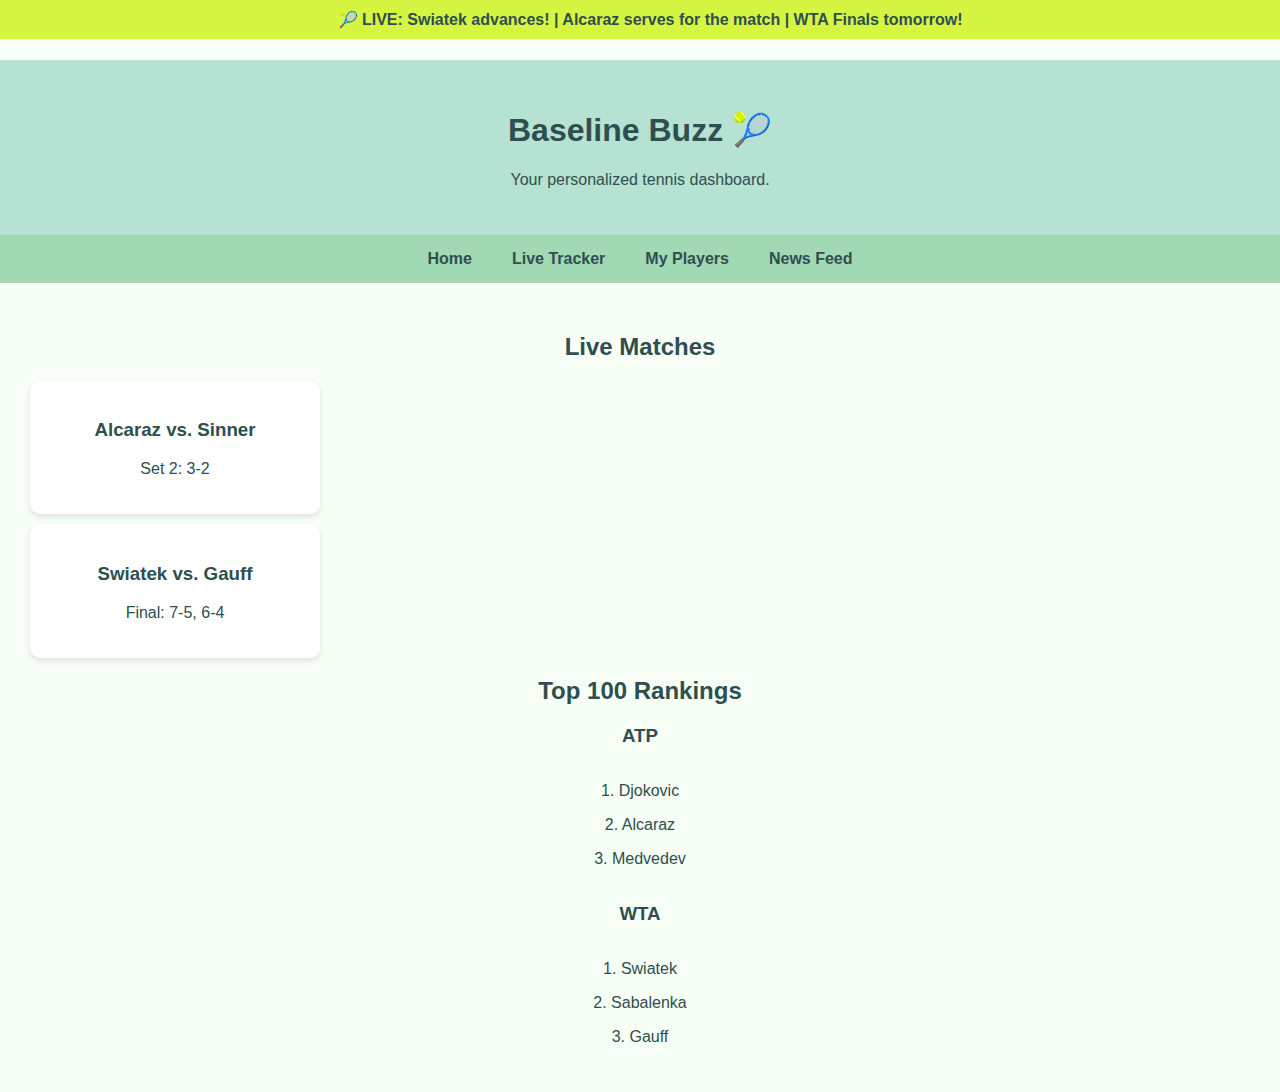
<file: templates/index.html>
<!DOCTYPE html>
<html lang="en">
<head>
  <meta charset="UTF-8" />
  <meta name="viewport" content="width=device-width, initial-scale=1.0"/>
  <title>Baseline Buzz | Home</title>
  <link rel="stylesheet" type="text/css" href="../css/style.css"/>
</head>
<body>
    <div class="ticker" tabindex="0">
        🎾 LIVE: Swiatek advances! | Alcaraz serves for the match | WTA Finals tomorrow!
    </div>
    <header>
        <h1>Baseline Buzz 🎾</h1>
        <p>Your personalized tennis dashboard.</p>
    </header>

    <nav>
        <a href="index.html">Home</a>
        <a href="live.html">Live Tracker</a>
        <a href="players.html">My Players</a>
        <a href="news.html">News Feed</a>
    </nav>

    <main>
        <section class="live-preview">
        <h2>Live Matches</h2>
        <div class="match-cards">
            <div class="card">
            <h3>Alcaraz vs. Sinner</h3>
            <p>Set 2: 3-2</p>
            </div>
            <div class="card">
            <h3>Swiatek vs. Gauff</h3>
            <p>Final: 7-5, 6-4</p>
            </div>
        </div>
        </section>

        <section class="rankings">
        <h2>Top 100 Rankings</h2>
        <div class="rankings-grid">
            <div class="ranking-box">
            <h3>ATP</h3>
            <div class="scroll-box">
                <p>1. Djokovic</p>
                <p>2. Alcaraz</p>
                <p>3. Medvedev</p>
                <!-- ... -->
            </div>
            </div>
            <div class="ranking-box">
            <h3>WTA</h3>
            <div class="scroll-box">
                <p>1. Swiatek</p>
                <p>2. Sabalenka</p>
                <p>3. Gauff</p>
                <!-- ... -->
            </div>
            </div>
        </div>
        </section>
    </main>
</body>
</html>
</file>
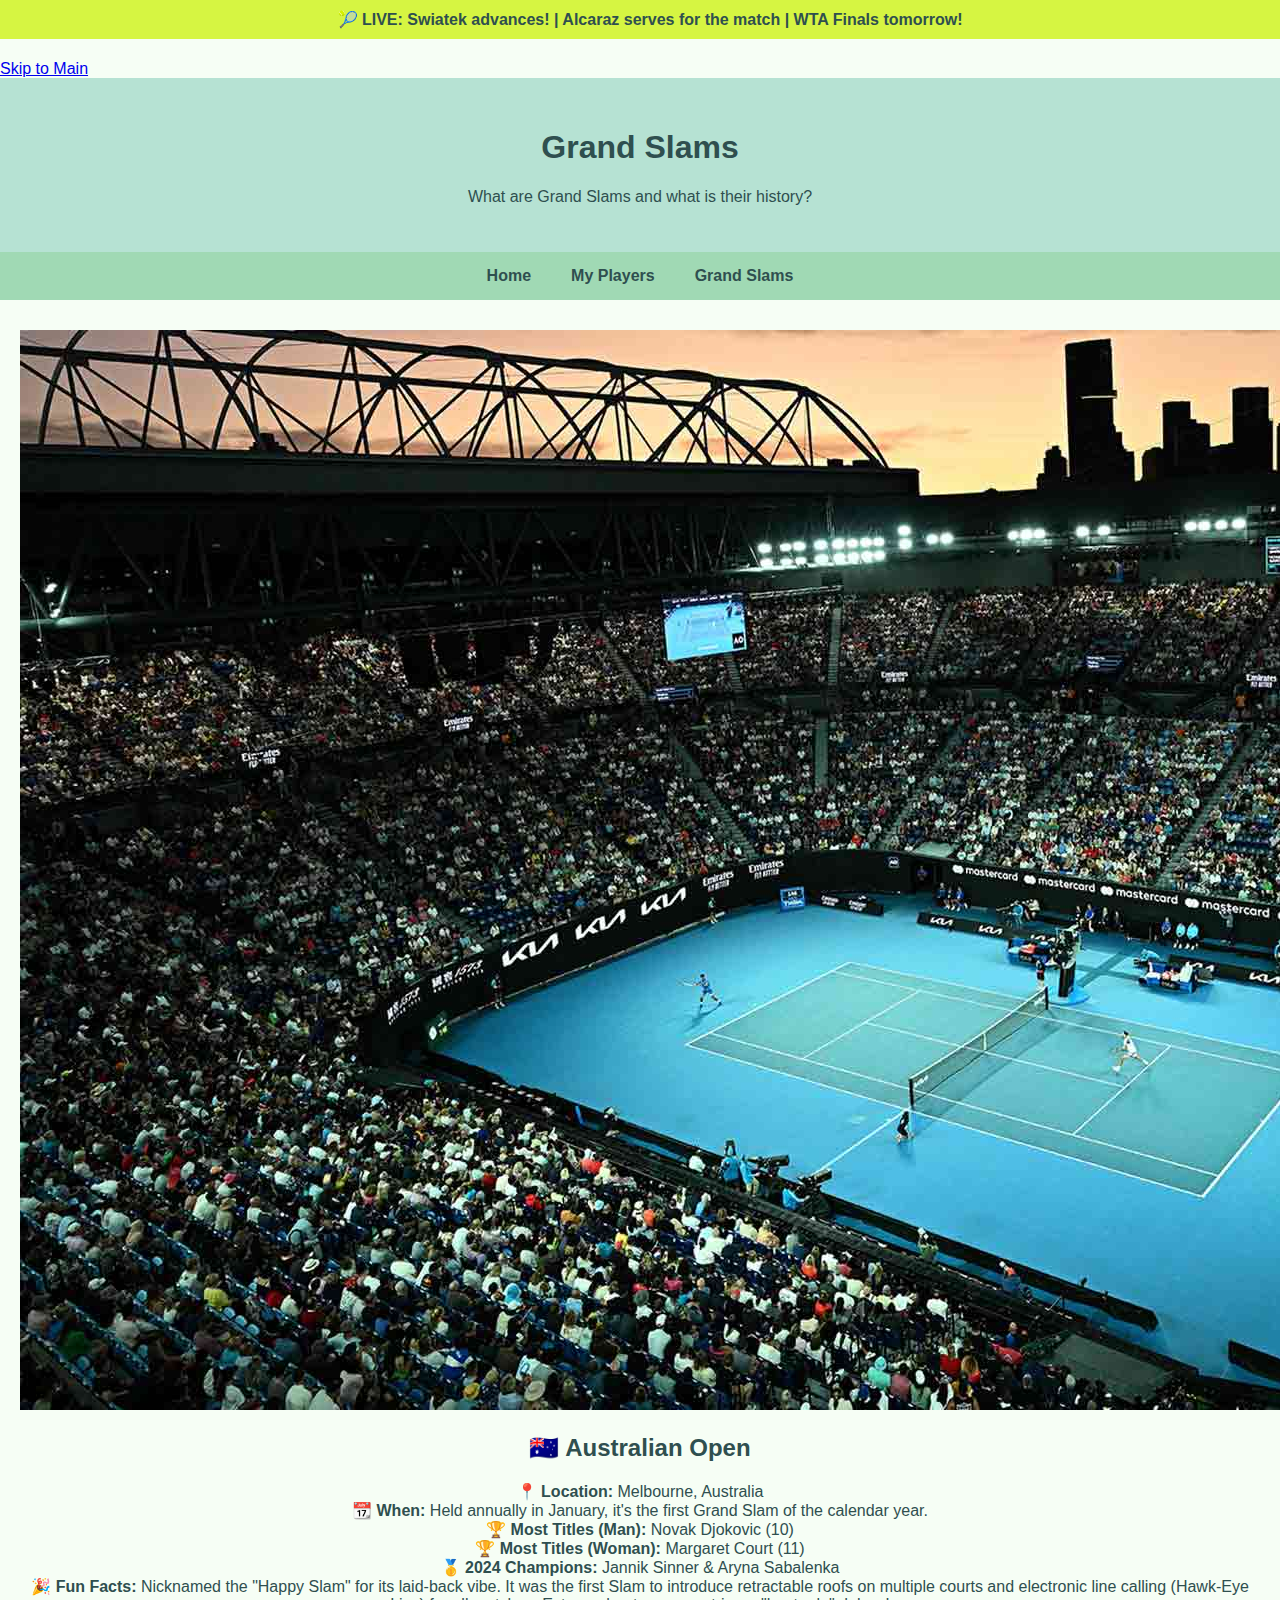
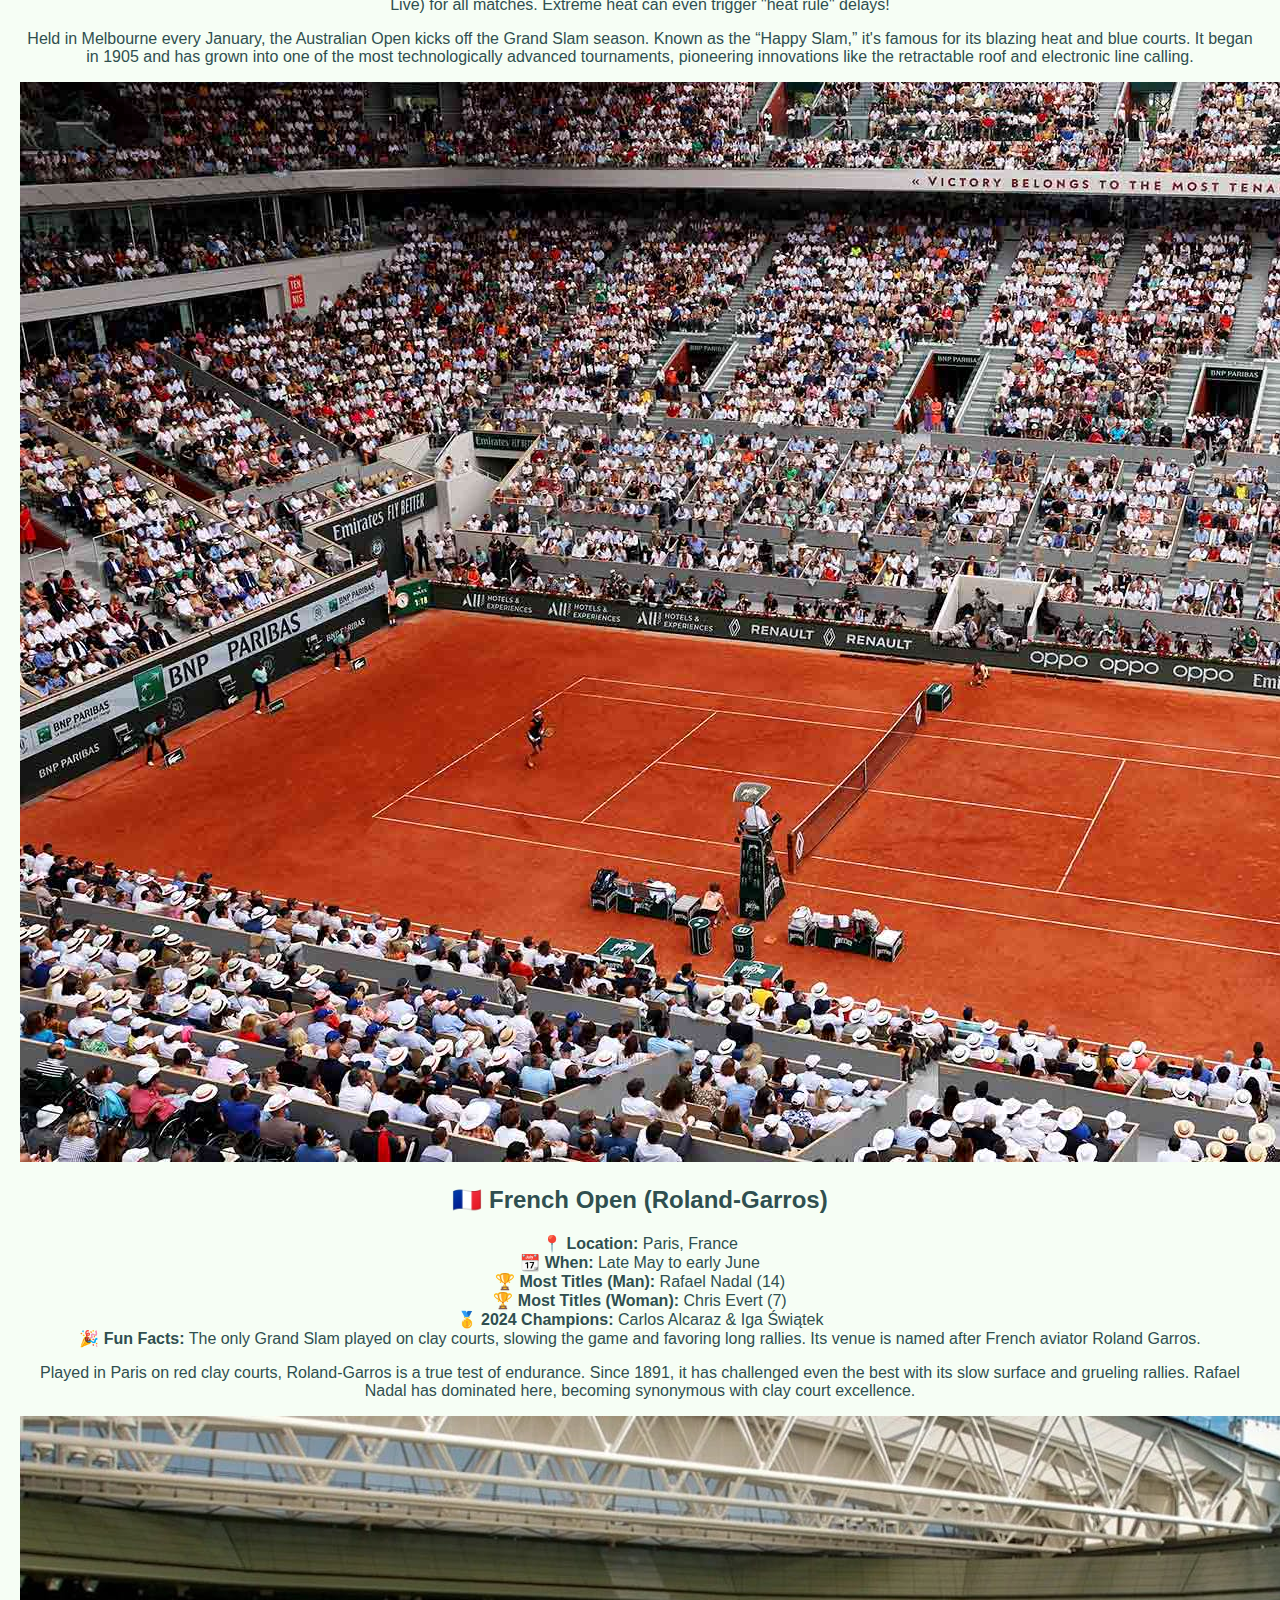
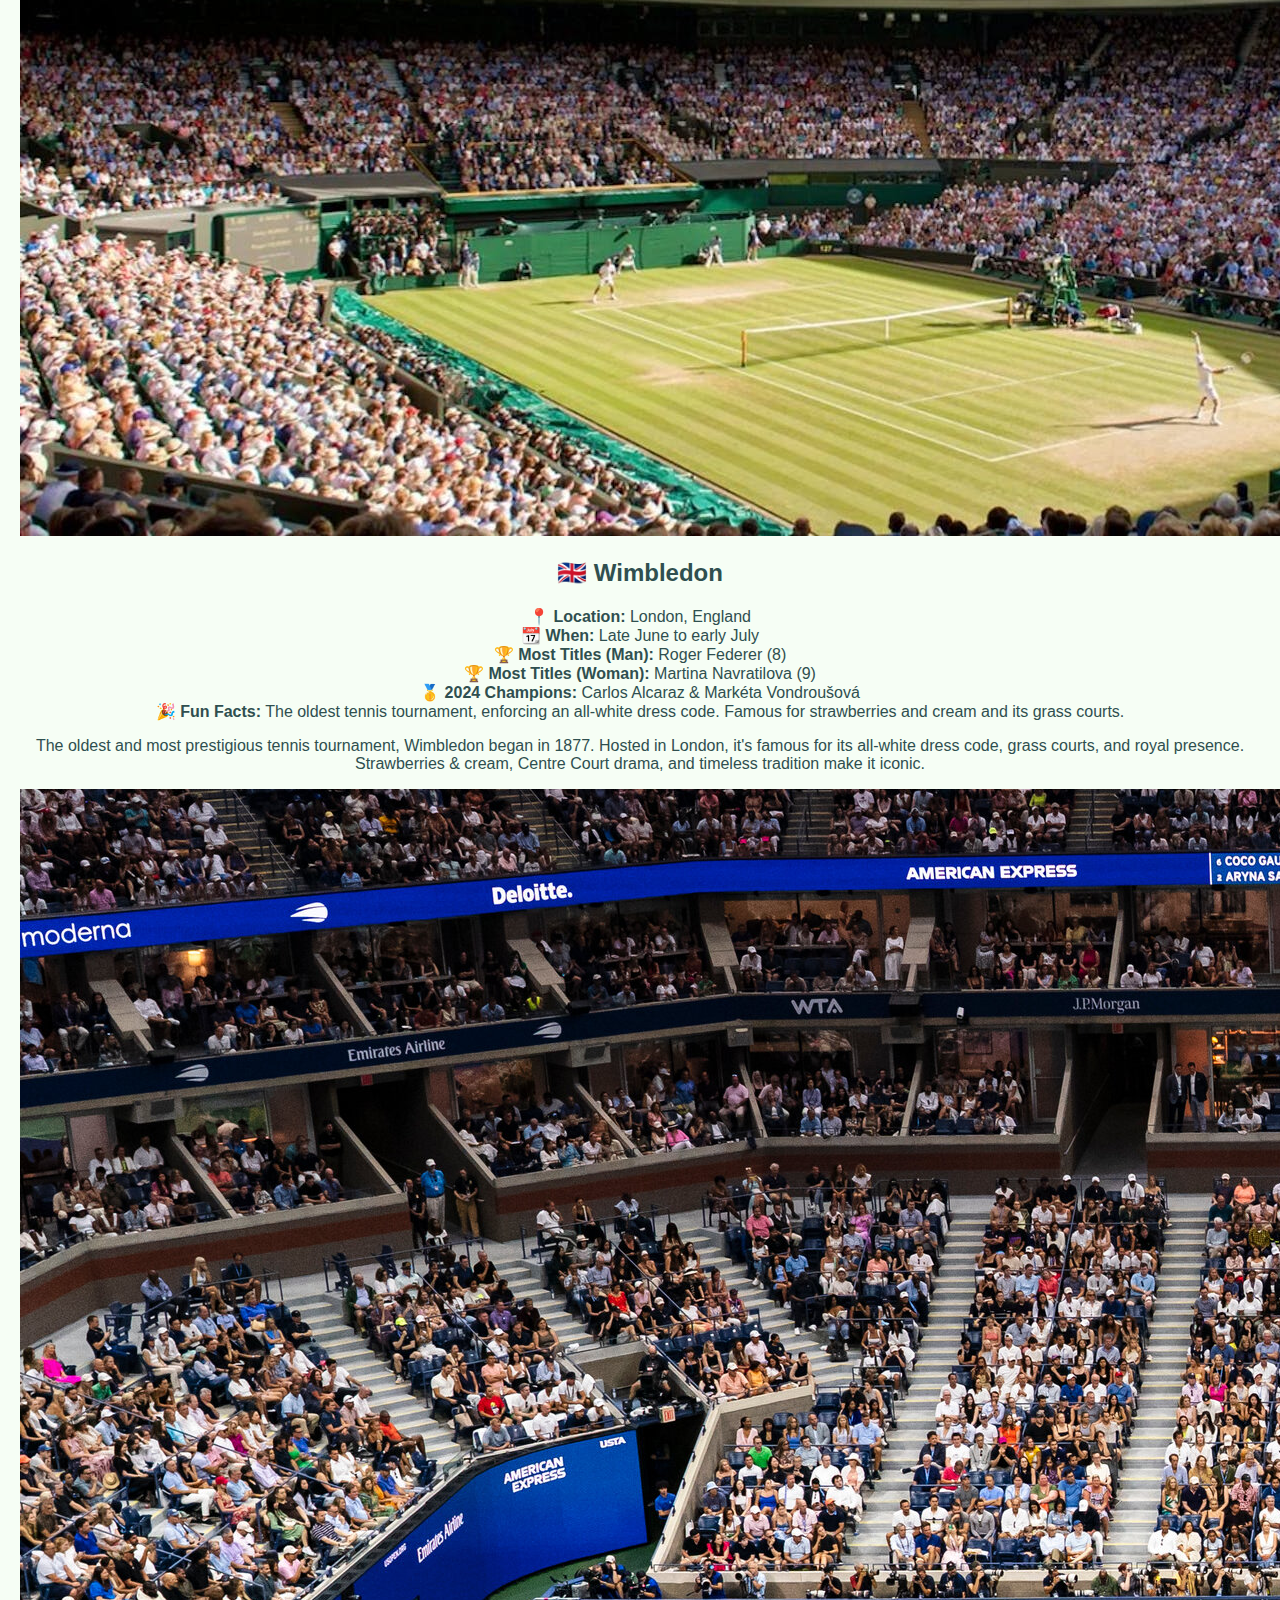
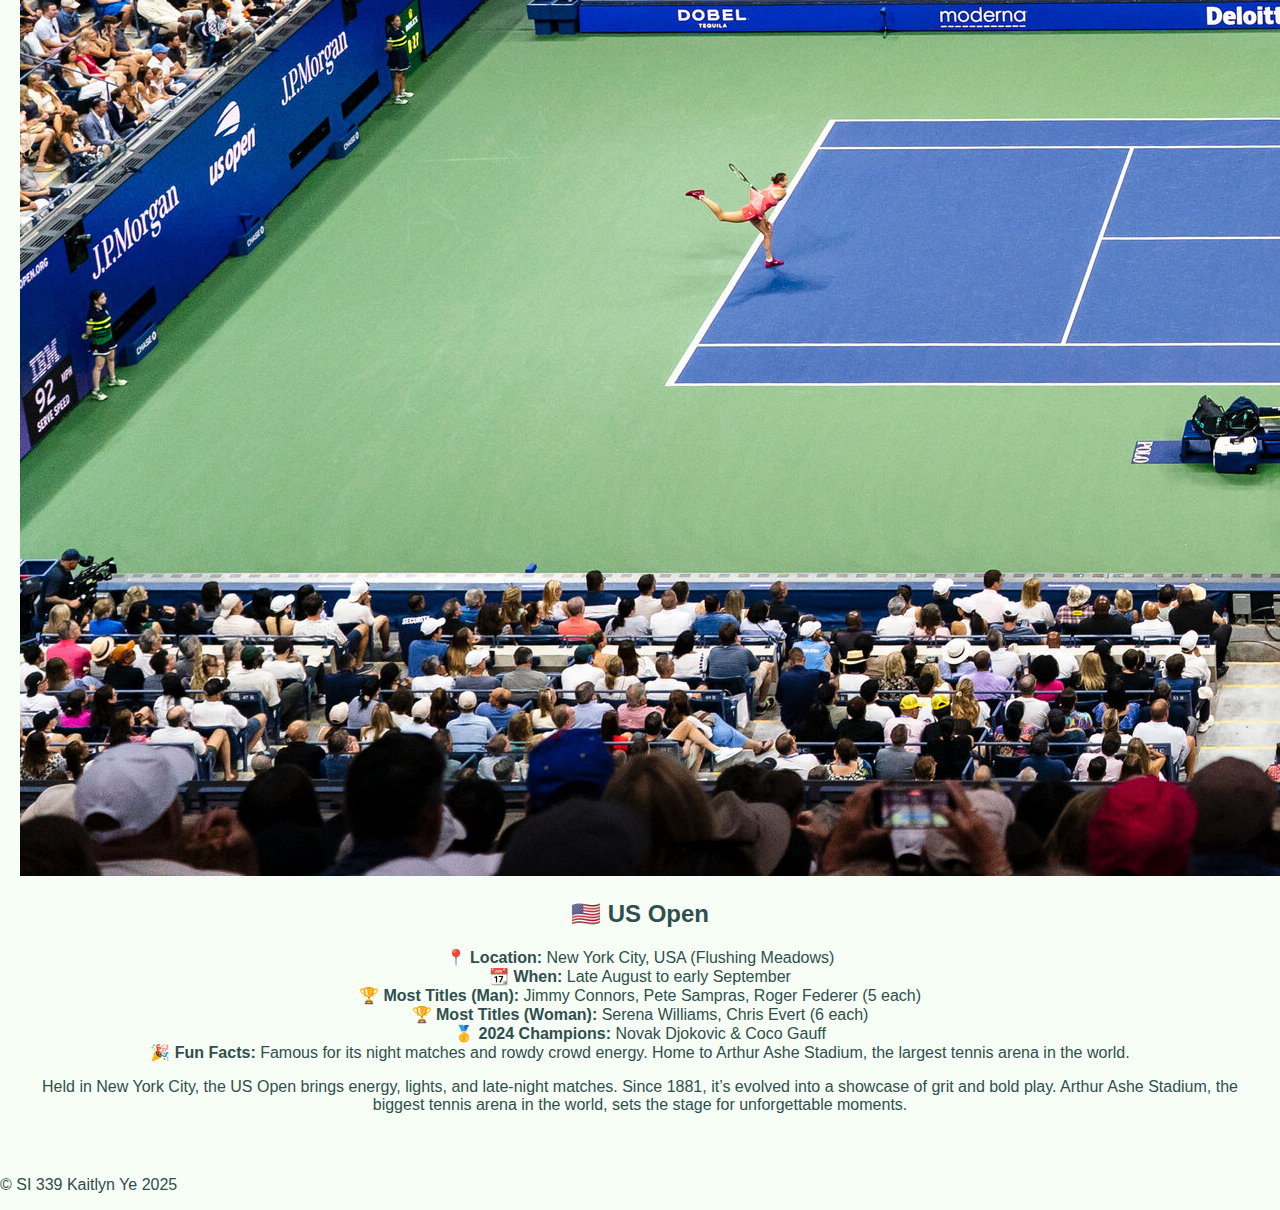
<file: templates/grand_slams.html>
<!DOCTYPE html>
<html lang="en">
<head>
    <meta charset="UTF-8" />
    <meta name="viewport" content="width=device-width, initial-scale=1.0"/>
    <title>Baseline Buzz | History of Grand Slams</title>
    <link rel="stylesheet" href="../css/style.css" />
</head>
<body>
    <a href="#main" class="skip-to-main">Skip to Main</a>
    <header>
        <h1>Grand Slams</h1>
        <p>What are Grand Slams and what is their history?</p>
    </header>

    <nav>
        <a href="index.html">Home</a>
        <a href="players.html">My Players</a>
        <a href="grand_slams.html">Grand Slams</a>
    </nav>

    <main id="main">
        <div class="ticker" tabindex="0">
            🎾 LIVE: Swiatek advances! | Alcaraz serves for the match | WTA Finals tomorrow!
        </div>

        <section class="slam-section">
            <img src="../img/australian_open.jpg" alt="Australian Open" class="slam-img" />
            <div class="slam-text">
                <h2>🇦🇺 Australian Open</h2>
                <p>
                    📍 <strong>Location: </strong>Melbourne, Australia<br/>
                    📆 <strong>When: </strong> Held annually in January, it's the first Grand Slam of the calendar year.<br/>
                    🏆 <strong>Most Titles (Man): </strong> Novak Djokovic (10)<br/>
                    🏆 <strong>Most Titles (Woman): </strong> Margaret Court (11)<br/>
                    🥇 <strong>2024 Champions: </strong>Jannik Sinner & Aryna Sabalenka<br/>
                    🎉 <strong>Fun Facts: </strong> Nicknamed the "Happy Slam" for its laid-back vibe. It was the first Slam to introduce retractable roofs on multiple courts and electronic line calling (Hawk-Eye Live) for all matches. Extreme heat can even trigger "heat rule" delays!
                </p>
                <p>
                    Held in Melbourne every January, the Australian Open kicks off the Grand Slam season.
                    Known as the “Happy Slam,” it's famous for its blazing heat and blue courts. 
                    It began in 1905 and has grown into one of the most technologically advanced tournaments, pioneering innovations like the retractable roof and electronic line calling.
                </p>
            </div>
        </section>
      
        <section class="slam-section">
            <img src="../img/roland_garros.jpg" alt="French Open" class="slam-img" />
            <div class="slam-text">
                <h2>🇫🇷 French Open (Roland-Garros)</h2>
                <p>
                    📍 <strong>Location:</strong> Paris, France<br/>
                    📆 <strong>When:</strong> Late May to early June<br/>
                    🏆 <strong>Most Titles (Man):</strong> Rafael Nadal (14)<br/>
                    🏆 <strong>Most Titles (Woman):</strong> Chris Evert (7)<br/>
                    🥇 <strong>2024 Champions:</strong> Carlos Alcaraz & Iga Świątek<br/>
                    🎉 <strong>Fun Facts:</strong> The only Grand Slam played on clay courts, slowing the game and favoring long rallies. Its venue is named after French aviator Roland Garros.
                </p>
                <p>
                    Played in Paris on red clay courts, Roland-Garros is a true test of endurance. 
                    Since 1891, it has challenged even the best with its slow surface and grueling rallies. 
                    Rafael Nadal has dominated here, becoming synonymous with clay court excellence.
                </p>
            </div>
        </section>
      
        <section class="slam-section">
            <img src="../img/wimbledon.jpeg" alt="Wimbledon" class="slam-img" />
            <div class="slam-text">
                <h2>🇬🇧 Wimbledon</h2>
                <p>
                    📍 <strong>Location:</strong> London, England<br/>
                    📆 <strong>When:</strong> Late June to early July<br/>
                    🏆 <strong>Most Titles (Man):</strong> Roger Federer (8)<br/>
                    🏆 <strong>Most Titles (Woman):</strong> Martina Navratilova (9)<br/>
                    🥇 <strong>2024 Champions:</strong> Carlos Alcaraz & Markéta Vondroušová<br/>
                    🎉 <strong>Fun Facts:</strong> The oldest tennis tournament, enforcing an all-white dress code. Famous for strawberries and cream and its grass courts.
                </p>
                <p>
                    The oldest and most prestigious tennis tournament, Wimbledon began in 1877. 
                    Hosted in London, it's famous for its all-white dress code, grass courts, and royal presence. 
                    Strawberries & cream, Centre Court drama, and timeless tradition make it iconic.
                </p>
            </div>
        </section>
      
        <section class="slam-section">
            <img src="../img/us_open.jpg" alt="US Open" class="slam-img" />
            <div class="slam-text">
                <h2>🇺🇸 US Open</h2>
                <p>
                    📍 <strong>Location:</strong> New York City, USA (Flushing Meadows)<br/>
                    📆 <strong>When:</strong> Late August to early September<br/>
                    🏆 <strong>Most Titles (Man):</strong> Jimmy Connors, Pete Sampras, Roger Federer (5 each)<br/>
                    🏆 <strong>Most Titles (Woman):</strong> Serena Williams, Chris Evert (6 each)<br/>
                    🥇 <strong>2024 Champions:</strong> Novak Djokovic & Coco Gauff<br/>
                    🎉 <strong>Fun Facts:</strong> Famous for its night matches and rowdy crowd energy. Home to Arthur Ashe Stadium, the largest tennis arena in the world.
                </p>
                <p>
                    Held in New York City, the US Open brings energy, lights, and late-night matches. 
                    Since 1881, it’s evolved into a showcase of grit and bold play. 
                    Arthur Ashe Stadium, the biggest tennis arena in the world, sets the stage for unforgettable moments.
                </p>
            </div>
        </section>

    </main>
    <footer class="footer">
        <p>© SI 339 Kaitlyn Ye 2025</p>
    </footer>
</body>
</html>
</file>
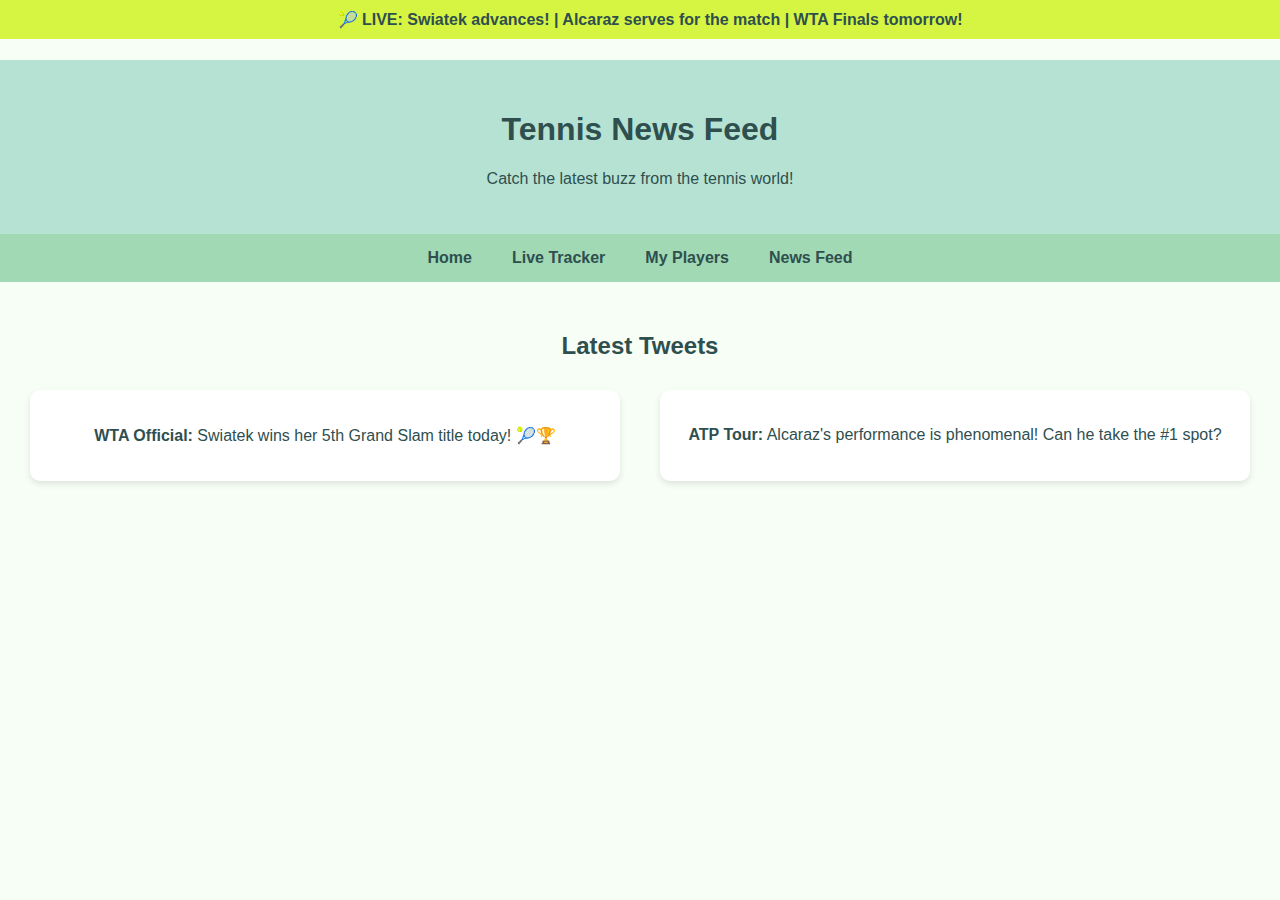
<file: templates/news.html>
<!DOCTYPE html>
<html lang="en">
<head>
  <meta charset="UTF-8" />
  <meta name="viewport" content="width=device-width, initial-scale=1.0"/>
  <title>News Feed | Tennis Pulse</title>
  <link rel="stylesheet" href="../css/style.css" />
</head>
<body>
    <div class="ticker" tabindex="0">
        🎾 LIVE: Swiatek advances! | Alcaraz serves for the match | WTA Finals tomorrow!
    </div>
    <header>
        <h1>Tennis News Feed</h1>
        <p>Catch the latest buzz from the tennis world!</p>
    </header>

    <nav>
        <a href="index.html">Home</a>
        <a href="live.html">Live Tracker</a>
        <a href="players.html">My Players</a>
        <a href="news.html">News Feed</a>
    </nav>

    <main>
        <section class="news-feed">
        <h2>Latest Tweets</h2>
        <div class="tweet-cards">
            <div class="card">
            <p><strong>WTA Official:</strong> Swiatek wins her 5th Grand Slam title today! 🎾🏆</p>
            </div>
            <div class="card">
            <p><strong>ATP Tour:</strong> Alcaraz's performance is phenomenal! Can he take the #1 spot?</p>
            </div>
            <!-- More tweets here -->
        </div>
        </section>
    </main>
</body>
</html>
</file>
<file: css/style.css>
/* Global styles */
body {
  font-family: 'Segoe UI', sans-serif;
  background-color: #f6fef5;
  color: #2f4f4f;
  margin: 0;
  padding: 0;
  box-sizing: border-box;
}

/* Header and Navigation */
header {
  background-color: #b6e2d3;
  text-align: center;
  padding: 30px 20px;
}

nav {
  display: flex;
  justify-content: center;
  background-color: #a0d9b4;
  padding: 15px 0;
  gap: 40px;
}

nav a {
  color: #2f4f4f;
  text-decoration: none;
  font-weight: 600;
}

nav a:hover {
  color: #ffffff;
}

/* Scrolling ticker styling */
.ticker {
  display: inline-block;
  width: 100%;
  background-color: #d6f542;
  color: #2f4f4f;
  padding: 10px;
  font-weight: bold;
  white-space: nowrap;
  overflow: hidden;
  animation: scroll-left 20s linear infinite;
  cursor: pointer;
  position: fixed;
  top: 0;
  left: 0;
  z-index: 1000;
  text-align: center;
}

/* Pause animation on hover or focus */
.ticker:hover,
.ticker:focus {
  animation-play-state: paused;
}

@keyframes scroll-left {
  from {
    transform: translateX(100%);
  }
  to {
    transform: translateX(-100%);
  }
}

/* Main Content Section */
main {
  padding: 30px 20px;
  text-align: center;
}

/* Card Styling */
.card {
  background-color: white;
  padding: 20px;
  border-radius: 10px;
  box-shadow: 0 3px 6px rgba(0,0,0,0.1);
  margin: 10px;
  width: 250px;
  transition: transform 0.3s ease;
}

.card:hover {
  transform: translateY(-5px);
  background-color: #e0fbe0;
}

/* Reactions Button */
.reactions button {
  background-color: #d6f542;
  border: none;
  padding: 8px 15px;
  margin: 5px;
  border-radius: 5px;
  cursor: pointer;
}

.reactions button:hover {
  background-color: #b6e2d3;
}

/* News Feed & Player Cards */
.player-cards, .tweet-cards {
  display: flex;
  gap: 20px;
  flex-wrap: wrap;
}

.player-cards .card, .tweet-cards .card {
  flex: 1;
  min-width: 250px;
  background-color: #ffffff;
  padding: 20px;
  border-radius: 10px;
  box-shadow: 0 3px 6px rgba(0,0,0,0.1);
}

/* Scrollable Content */
.scroll-box {
  max-height: 200px;
  overflow-y: auto;
}

/* Ensure page content isn't hidden behind the fixed header */
body {
  padding-top: 60px; /* Height of the ticker */
}

/* Media Queries for responsiveness */
@media (max-width: 768px) {
  nav {
    flex-direction: column;
    gap: 10px;
  }

  .card {
    width: 100%;
  }

  .player-cards, .tweet-cards {
    display: block;
  }
}

@media (max-width: 480px) {
  header h1 {
    font-size: 24px;
  }
  nav a {
    font-size: 14px;
  }
}
</file>
